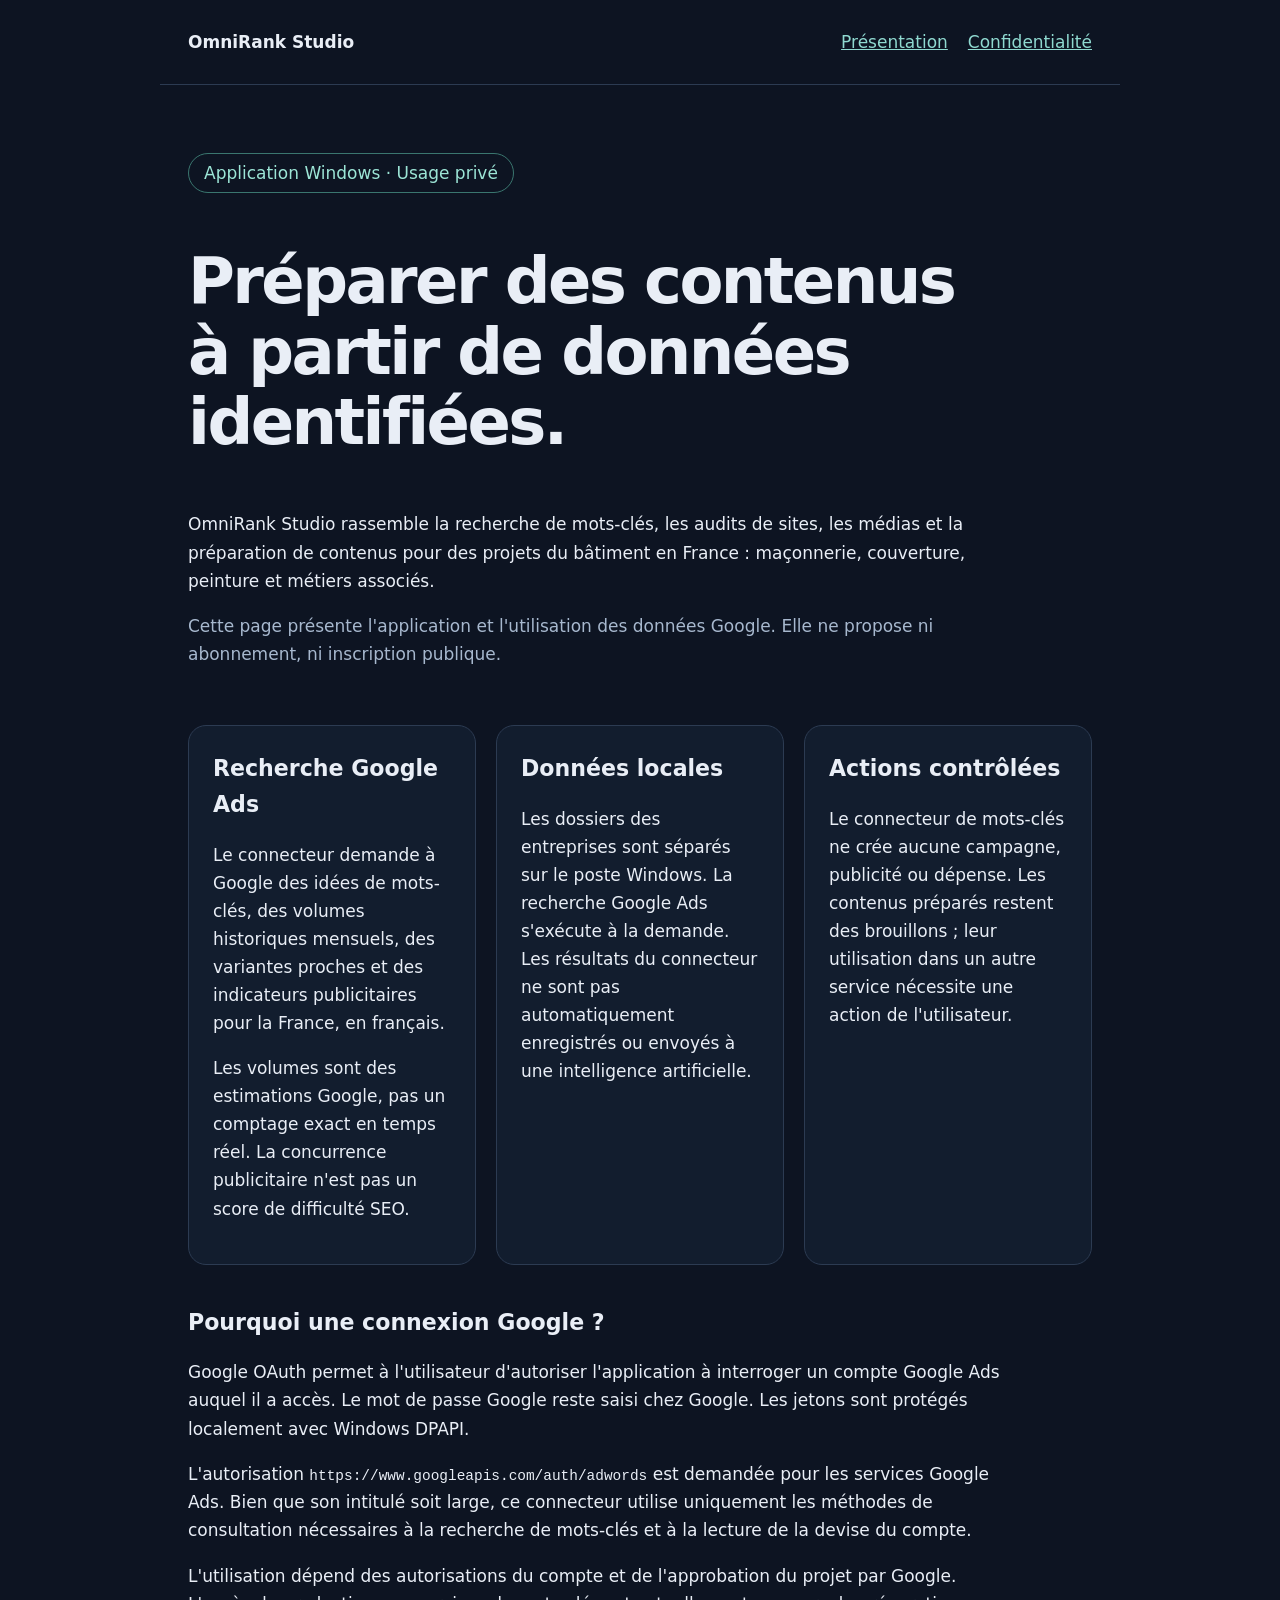
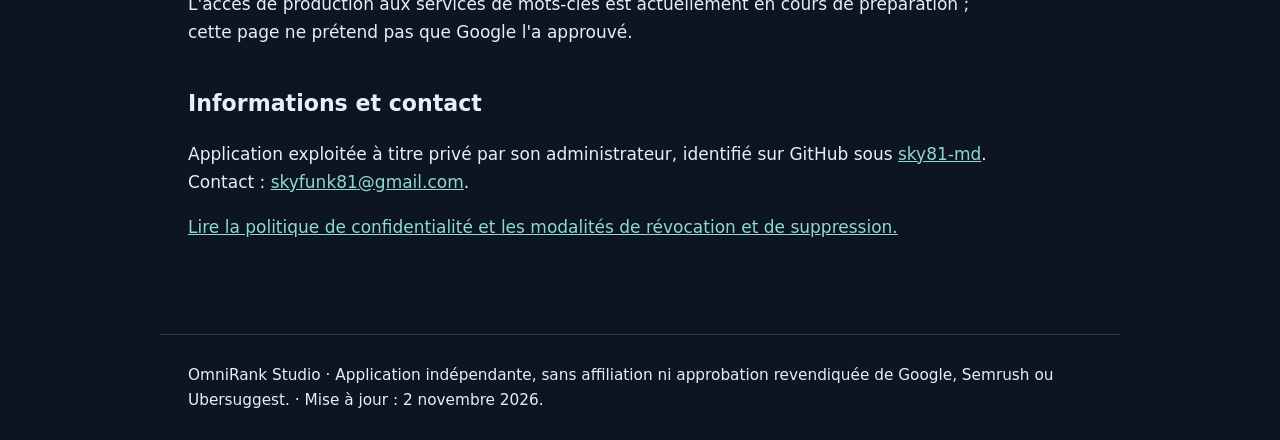
<file: index.html>
<!doctype html>
<html lang="fr"><head><meta charset="utf-8"><meta name="viewport" content="width=device-width,initial-scale=1"><meta name="description" content="OmniRank Studio, application Windows privée de préparation de contenus et de recherche de mots-clés en France."><title>OmniRank Studio — Recherche de mots-clés en France</title><link rel="stylesheet" href="style.css"></head>
<body><header><strong>OmniRank Studio</strong><nav aria-label="Navigation"><a href="./">Présentation</a><a href="confidentialite.html">Confidentialité</a></nav></header>
<main><section class="intro"><span class="badge">Application Windows · Usage privé</span><h1>Préparer des contenus<br>à partir de données identifiées.</h1><p>OmniRank Studio rassemble la recherche de mots-clés, les audits de sites, les médias et la préparation de contenus pour des projets du bâtiment en France : maçonnerie, couverture, peinture et métiers associés.</p><p class="muted">Cette page présente l'application et l'utilisation des données Google. Elle ne propose ni abonnement, ni inscription publique.</p></section>
<div class="grid"><section class="card"><h2>Recherche Google Ads</h2><p>Le connecteur demande à Google des idées de mots-clés, des volumes historiques mensuels, des variantes proches et des indicateurs publicitaires pour la France, en français.</p><p>Les volumes sont des estimations Google, pas un comptage exact en temps réel. La concurrence publicitaire n'est pas un score de difficulté SEO.</p></section>
<section class="card"><h2>Données locales</h2><p>Les dossiers des entreprises sont séparés sur le poste Windows. La recherche Google Ads s'exécute à la demande. Les résultats du connecteur ne sont pas automatiquement enregistrés ou envoyés à une intelligence artificielle.</p></section>
<section class="card"><h2>Actions contrôlées</h2><p>Le connecteur de mots-clés ne crée aucune campagne, publicité ou dépense. Les contenus préparés restent des brouillons ; leur utilisation dans un autre service nécessite une action de l'utilisateur.</p></section></div>
<section><h2>Pourquoi une connexion Google ?</h2><p>Google OAuth permet à l'utilisateur d'autoriser l'application à interroger un compte Google Ads auquel il a accès. Le mot de passe Google reste saisi chez Google. Les jetons sont protégés localement avec Windows DPAPI.</p><p>L'autorisation <code>https://www.googleapis.com/auth/adwords</code> est demandée pour les services Google Ads. Bien que son intitulé soit large, ce connecteur utilise uniquement les méthodes de consultation nécessaires à la recherche de mots-clés et à la lecture de la devise du compte.</p><p>L'utilisation dépend des autorisations du compte et de l'approbation du projet par Google. L'accès de production aux services de mots-clés est actuellement en cours de préparation ; cette page ne prétend pas que Google l'a approuvé.</p></section>
<section><h2>Informations et contact</h2><p>Application exploitée à titre privé par son administrateur, identifié sur GitHub sous <a href="https://github.com/sky81-md">sky81-md</a>. Contact : <a href="mailto:skyfunk81@gmail.com">skyfunk81@gmail.com</a>.</p><p><a href="confidentialite.html">Lire la politique de confidentialité et les modalités de révocation et de suppression.</a></p></section></main>
<footer>OmniRank Studio · Application indépendante, sans affiliation ni approbation revendiquée de Google, Semrush ou Ubersuggest. · Mise à jour : 2 novembre 2026.</footer></body></html>
</file>
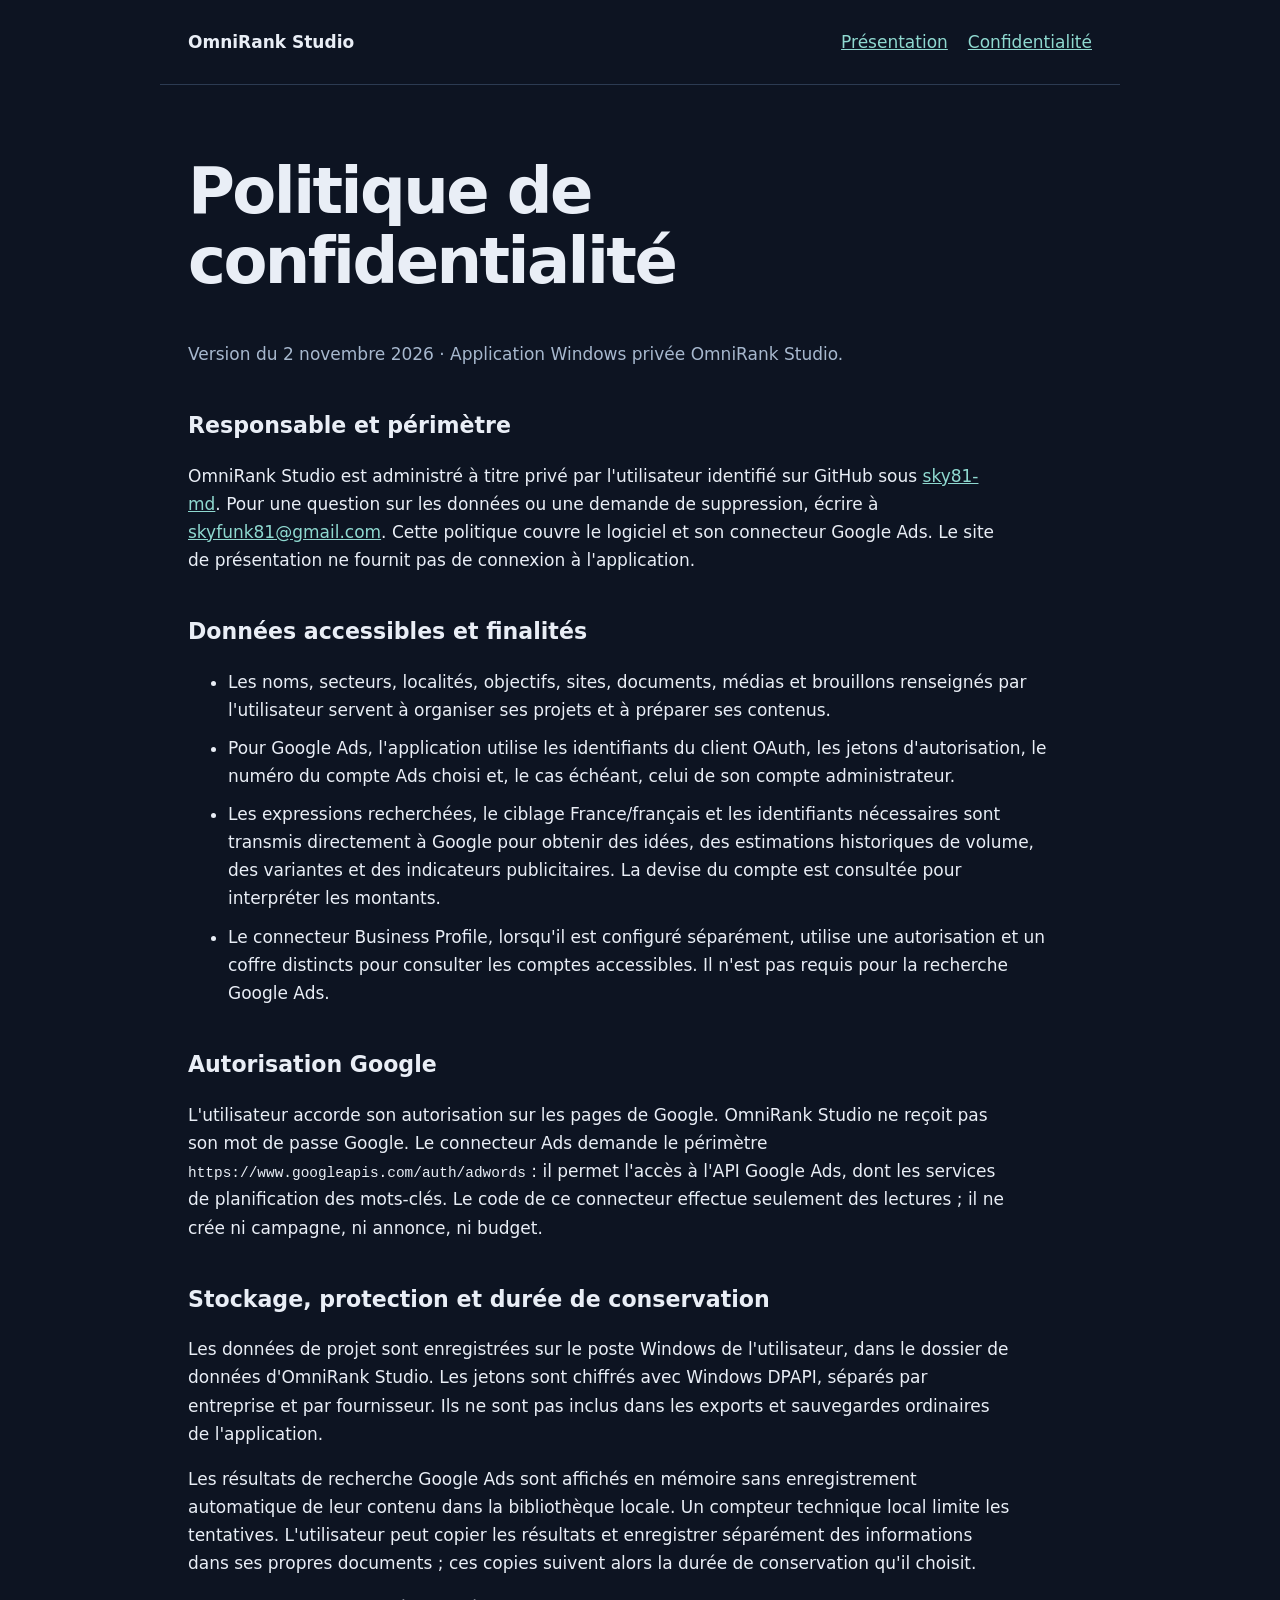
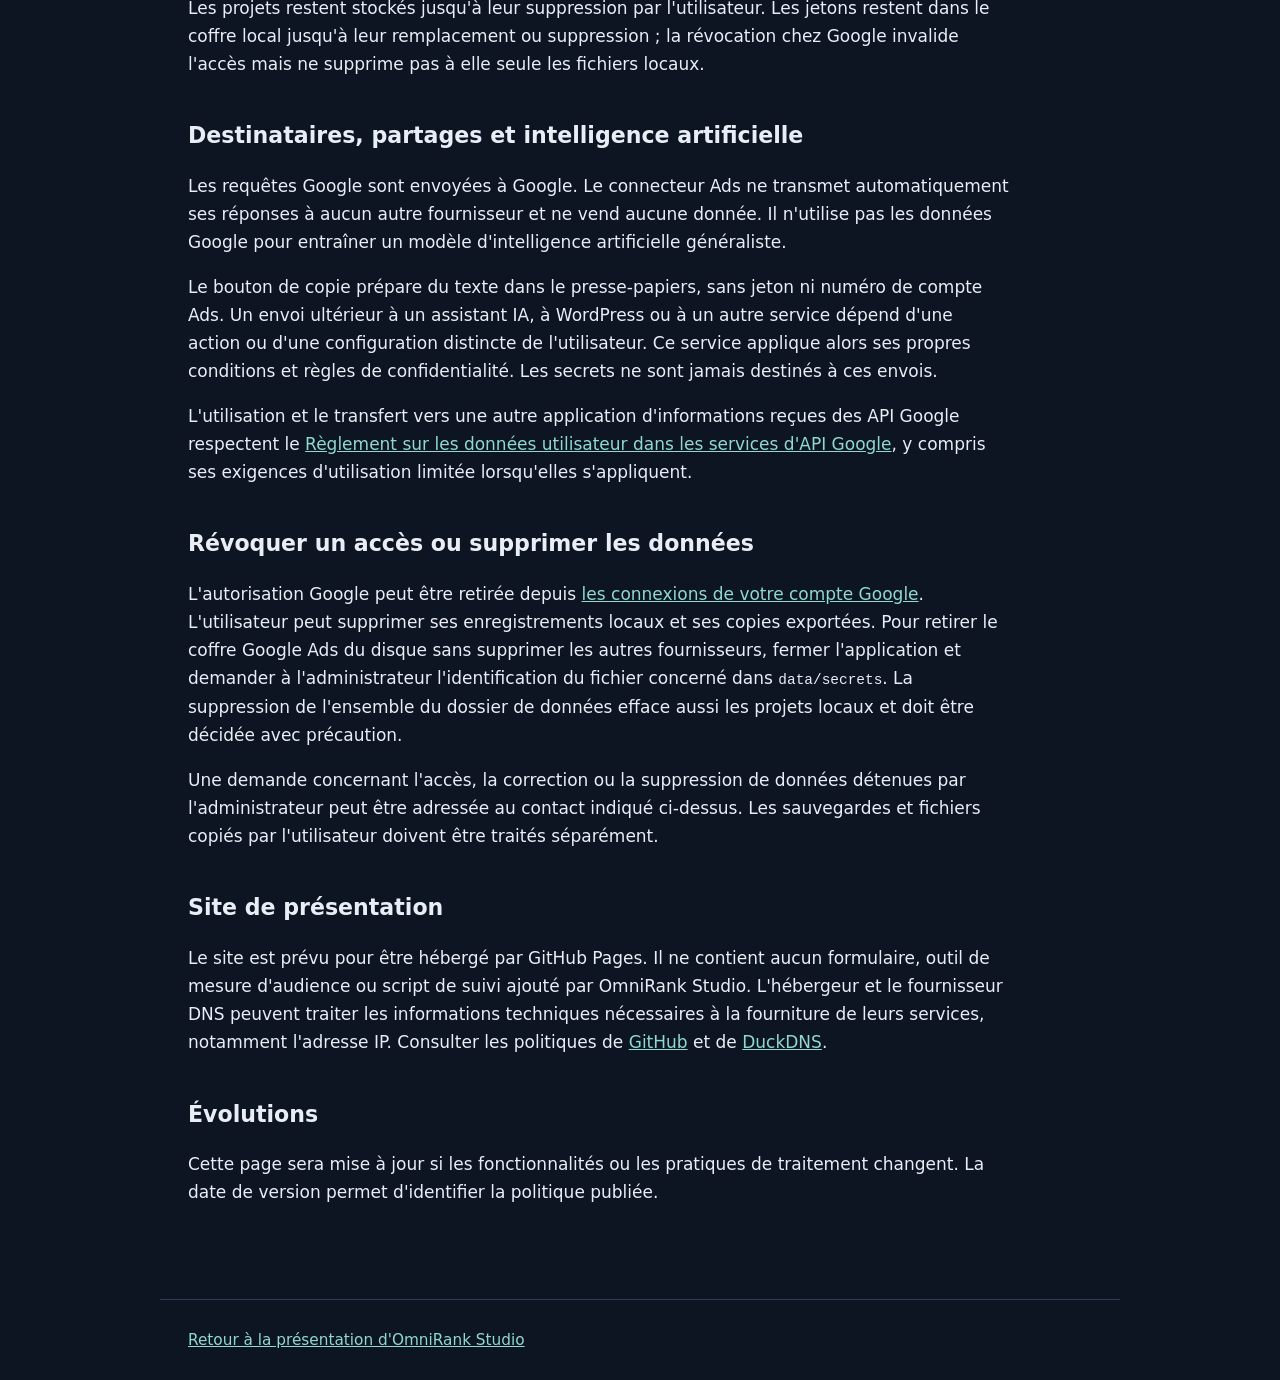
<file: confidentialite.html>
<!doctype html>
<html lang="fr"><head><meta charset="utf-8"><meta name="viewport" content="width=device-width,initial-scale=1"><meta name="description" content="Politique de confidentialité d'OmniRank Studio et de son connecteur Google Ads."><title>Confidentialité — OmniRank Studio</title><link rel="stylesheet" href="style.css"></head><body>
<header><strong>OmniRank Studio</strong><nav aria-label="Navigation"><a href="./">Présentation</a><a href="confidentialite.html" aria-current="page">Confidentialité</a></nav></header><main>
<h1>Politique de confidentialité</h1><p class="muted">Version du 2 novembre 2026 · Application Windows privée OmniRank Studio.</p>
<h2>Responsable et périmètre</h2><p>OmniRank Studio est administré à titre privé par l'utilisateur identifié sur GitHub sous <a href="https://github.com/sky81-md">sky81-md</a>. Pour une question sur les données ou une demande de suppression, écrire à <a href="mailto:skyfunk81@gmail.com">skyfunk81@gmail.com</a>. Cette politique couvre le logiciel et son connecteur Google Ads. Le site de présentation ne fournit pas de connexion à l'application.</p>
<h2>Données accessibles et finalités</h2><ul>
<li>Les noms, secteurs, localités, objectifs, sites, documents, médias et brouillons renseignés par l'utilisateur servent à organiser ses projets et à préparer ses contenus.</li>
<li>Pour Google Ads, l'application utilise les identifiants du client OAuth, les jetons d'autorisation, le numéro du compte Ads choisi et, le cas échéant, celui de son compte administrateur.</li>
<li>Les expressions recherchées, le ciblage France/français et les identifiants nécessaires sont transmis directement à Google pour obtenir des idées, des estimations historiques de volume, des variantes et des indicateurs publicitaires. La devise du compte est consultée pour interpréter les montants.</li>
<li>Le connecteur Business Profile, lorsqu'il est configuré séparément, utilise une autorisation et un coffre distincts pour consulter les comptes accessibles. Il n'est pas requis pour la recherche Google Ads.</li></ul>
<h2>Autorisation Google</h2><p>L'utilisateur accorde son autorisation sur les pages de Google. OmniRank Studio ne reçoit pas son mot de passe Google. Le connecteur Ads demande le périmètre <code>https://www.googleapis.com/auth/adwords</code> : il permet l'accès à l'API Google Ads, dont les services de planification des mots-clés. Le code de ce connecteur effectue seulement des lectures ; il ne crée ni campagne, ni annonce, ni budget.</p>
<h2>Stockage, protection et durée de conservation</h2><p>Les données de projet sont enregistrées sur le poste Windows de l'utilisateur, dans le dossier de données d'OmniRank Studio. Les jetons sont chiffrés avec Windows DPAPI, séparés par entreprise et par fournisseur. Ils ne sont pas inclus dans les exports et sauvegardes ordinaires de l'application.</p><p>Les résultats de recherche Google Ads sont affichés en mémoire sans enregistrement automatique de leur contenu dans la bibliothèque locale. Un compteur technique local limite les tentatives. L'utilisateur peut copier les résultats et enregistrer séparément des informations dans ses propres documents ; ces copies suivent alors la durée de conservation qu'il choisit.</p><p>Les projets restent stockés jusqu'à leur suppression par l'utilisateur. Les jetons restent dans le coffre local jusqu'à leur remplacement ou suppression ; la révocation chez Google invalide l'accès mais ne supprime pas à elle seule les fichiers locaux.</p>
<h2>Destinataires, partages et intelligence artificielle</h2><p>Les requêtes Google sont envoyées à Google. Le connecteur Ads ne transmet automatiquement ses réponses à aucun autre fournisseur et ne vend aucune donnée. Il n'utilise pas les données Google pour entraîner un modèle d'intelligence artificielle généraliste.</p><p>Le bouton de copie prépare du texte dans le presse-papiers, sans jeton ni numéro de compte Ads. Un envoi ultérieur à un assistant IA, à WordPress ou à un autre service dépend d'une action ou d'une configuration distincte de l'utilisateur. Ce service applique alors ses propres conditions et règles de confidentialité. Les secrets ne sont jamais destinés à ces envois.</p><p>L'utilisation et le transfert vers une autre application d'informations reçues des API Google respectent le <a href="https://developers.google.com/terms/api-services-user-data-policy">Règlement sur les données utilisateur dans les services d'API Google</a>, y compris ses exigences d'utilisation limitée lorsqu'elles s'appliquent.</p>
<h2>Révoquer un accès ou supprimer les données</h2><p>L'autorisation Google peut être retirée depuis <a href="https://myaccount.google.com/connections">les connexions de votre compte Google</a>. L'utilisateur peut supprimer ses enregistrements locaux et ses copies exportées. Pour retirer le coffre Google Ads du disque sans supprimer les autres fournisseurs, fermer l'application et demander à l'administrateur l'identification du fichier concerné dans <code>data/secrets</code>. La suppression de l'ensemble du dossier de données efface aussi les projets locaux et doit être décidée avec précaution.</p><p>Une demande concernant l'accès, la correction ou la suppression de données détenues par l'administrateur peut être adressée au contact indiqué ci-dessus. Les sauvegardes et fichiers copiés par l'utilisateur doivent être traités séparément.</p>
<h2>Site de présentation</h2><p>Le site est prévu pour être hébergé par GitHub Pages. Il ne contient aucun formulaire, outil de mesure d'audience ou script de suivi ajouté par OmniRank Studio. L'hébergeur et le fournisseur DNS peuvent traiter les informations techniques nécessaires à la fourniture de leurs services, notamment l'adresse IP. Consulter les politiques de <a href="https://docs.github.com/en/site-policy/privacy-policies/github-general-privacy-statement">GitHub</a> et de <a href="https://www.duckdns.org/pp.jsp">DuckDNS</a>.</p>
<h2>Évolutions</h2><p>Cette page sera mise à jour si les fonctionnalités ou les pratiques de traitement changent. La date de version permet d'identifier la politique publiée.</p>
</main><footer><a href="./">Retour à la présentation d'OmniRank Studio</a></footer></body></html>
</file>
<file: style.css>
:root{color-scheme:dark;font:17px/1.65 system-ui,sans-serif;background:#0d1422;color:#e9eef6}*{box-sizing:border-box}body{margin:0}header,main,footer{max-width:960px;margin:auto;padding:28px}header{display:flex;justify-content:space-between;gap:24px;border-bottom:1px solid #2c3b52}a{color:#8fd9d0}nav{display:flex;gap:20px}h1{font-size:clamp(2.2rem,5vw,3.8rem);line-height:1.1;letter-spacing:-.04em}h2{font-size:1.3rem;margin-top:2.3rem}p,li{max-width:76ch}small,.muted{color:#a7b8ce}.intro{padding:40px 0}.badge{display:inline-block;border:1px solid #3a766f;border-radius:30px;padding:5px 15px;color:#9ce5d6}.grid{display:grid;grid-template-columns:repeat(auto-fit,minmax(240px,1fr));gap:20px}.card{padding:24px;border:1px solid #2c3b52;border-radius:18px;background:#121d2e}.card h2{margin-top:0}footer{border-top:1px solid #2c3b52;margin-top:48px;font-size:.9rem}code{overflow-wrap:anywhere;font-size:.85em}li{margin:.6rem 0}@media(max-width:540px){header{display:block}nav{margin-top:15px}header,main,footer{padding:22px}}
</file>
